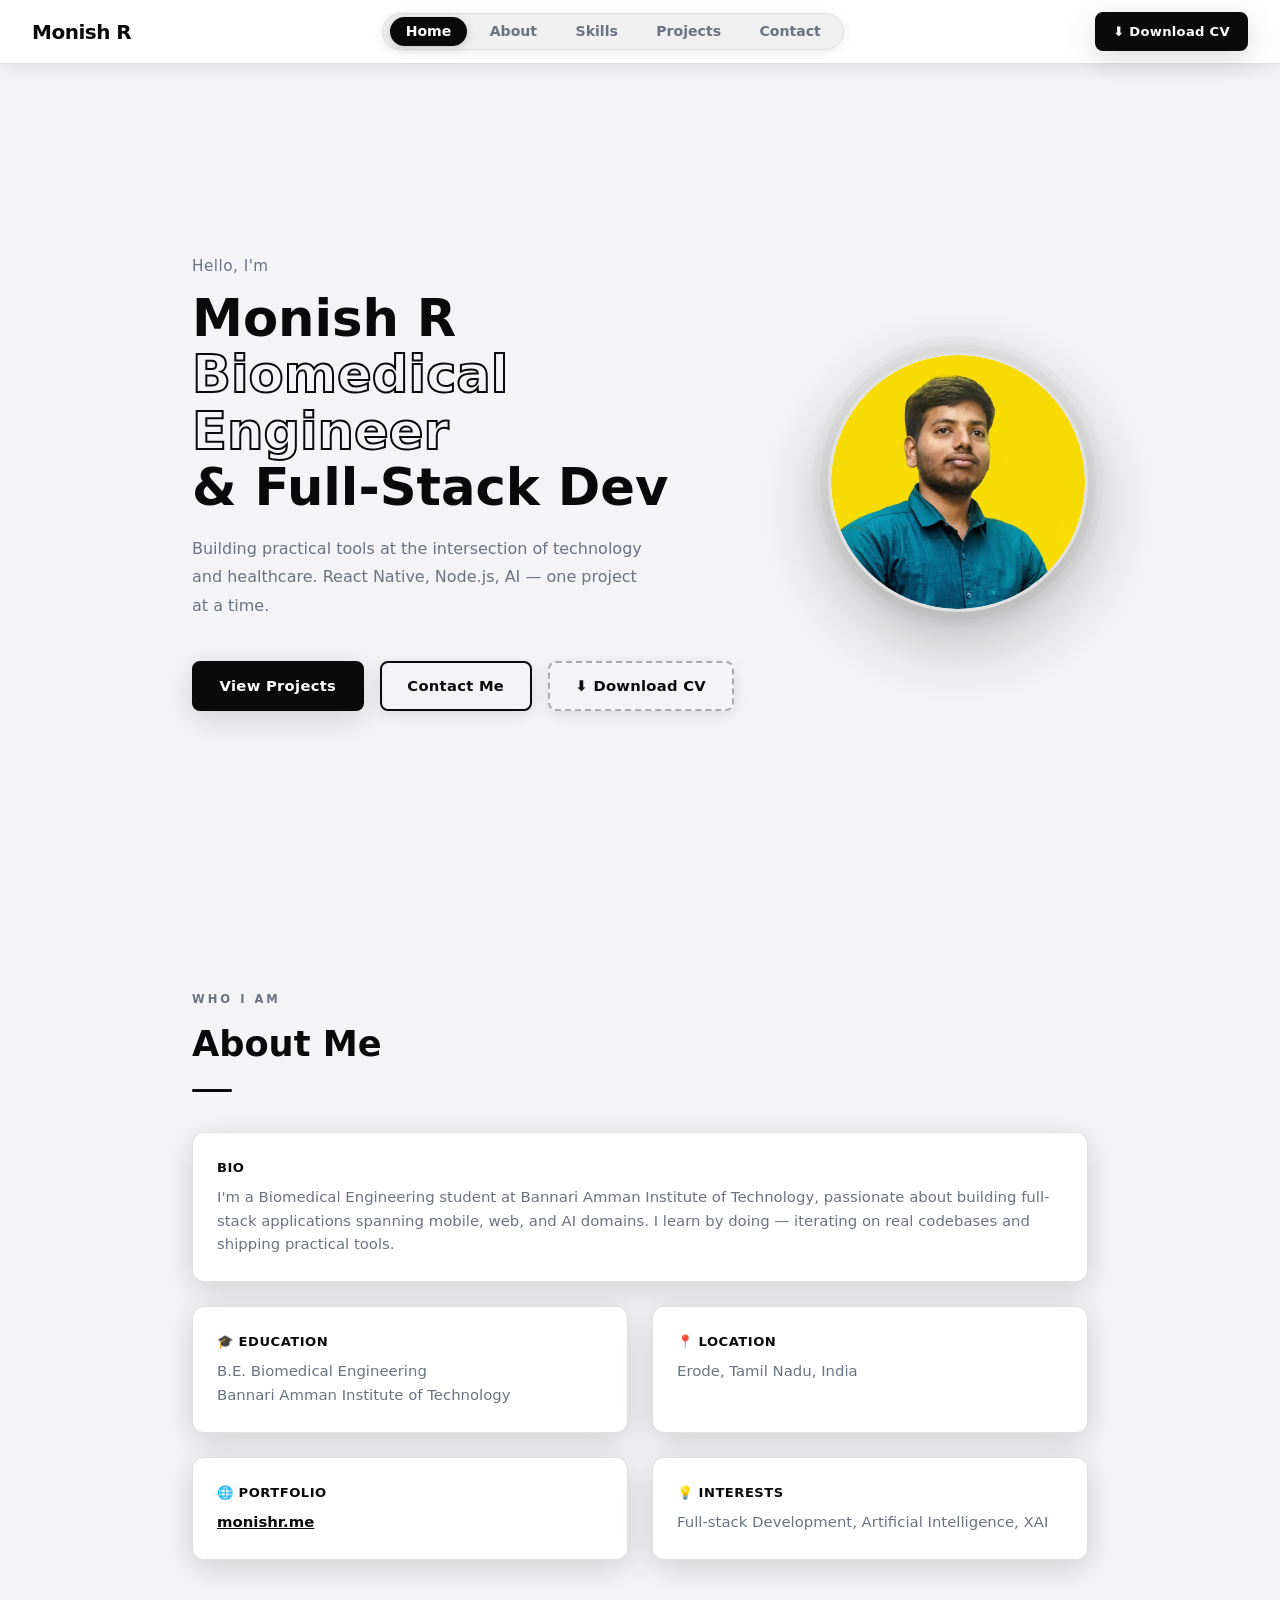
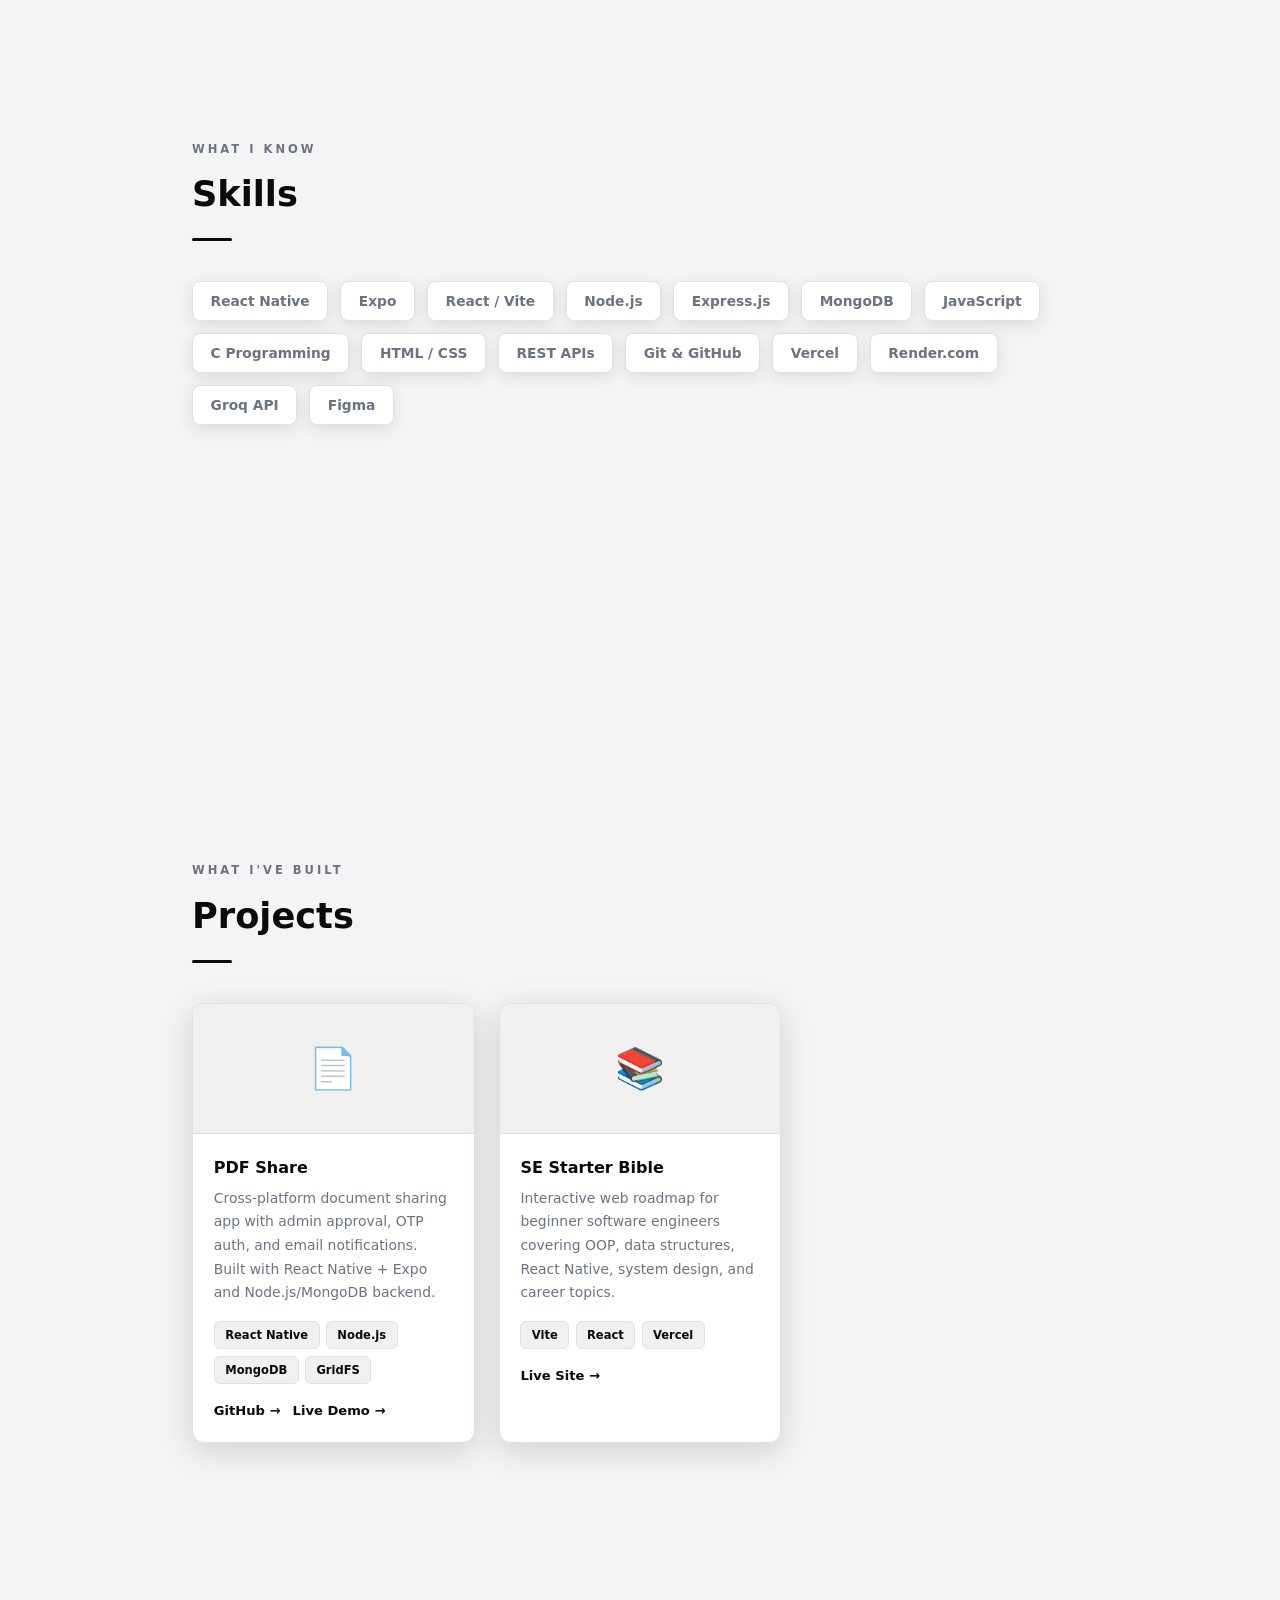
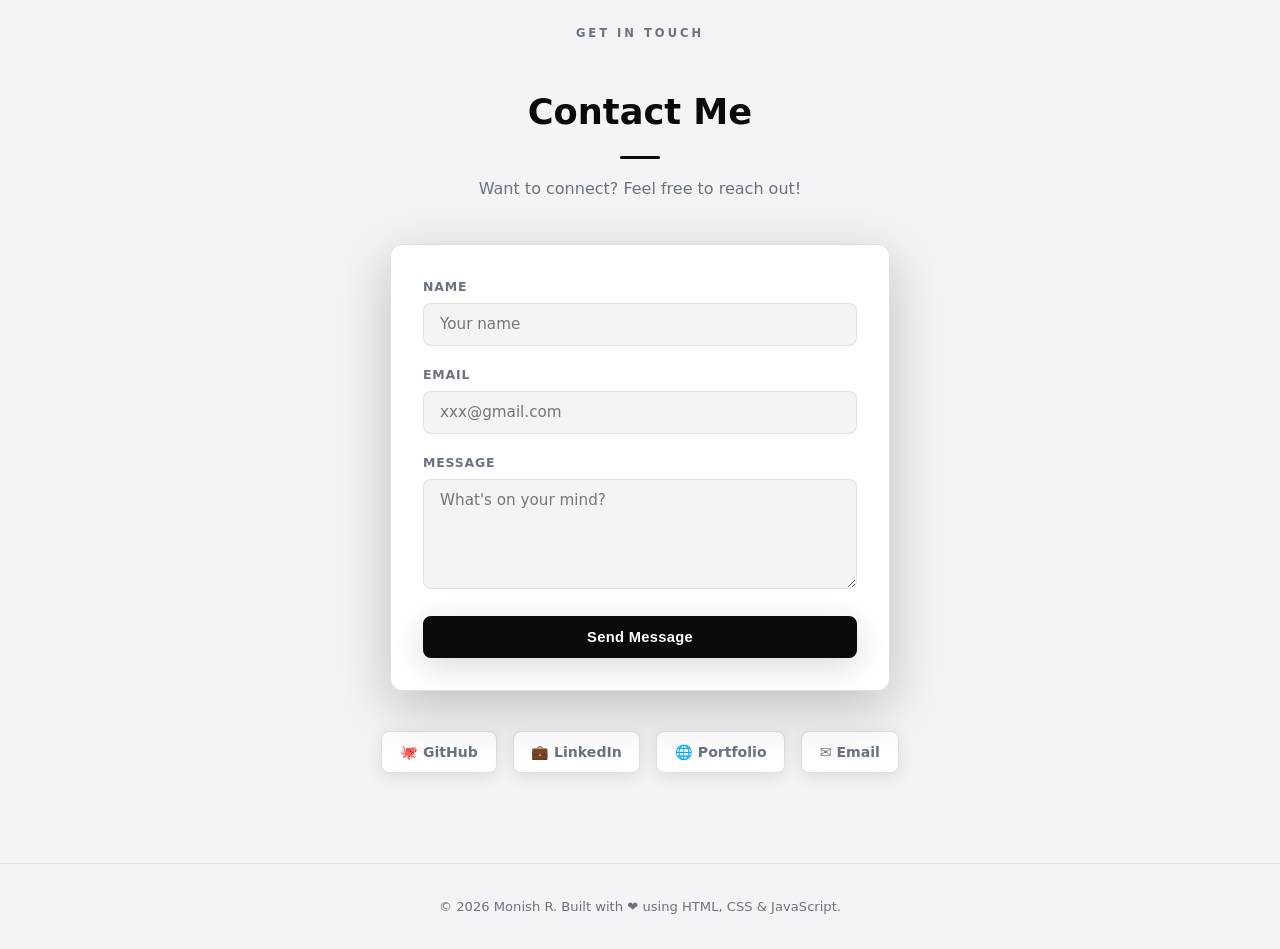
<file: index.html>
<!DOCTYPE html>
<html lang="en">
<head>
  <meta charset="UTF-8"/>
  <meta name="viewport" content="width=device-width, initial-scale=1.0"/>
  <title>Monish R | Portfolio</title>
  <meta name="description" content="Biomedical Engineer & Full-Stack Developer. Building practical tools at the intersection of technology and healthcare."/>
  <meta property="og:title" content="Monish R | Portfolio"/>
  <meta property="og:description" content="Biomedical Engineer & Full-Stack Developer — React Native, Node.js, AI."/>
  <meta property="og:url" content="https://monishr.me"/>
  <meta property="og:type" content="website"/>
  <meta property="og:image" content="https://monishr.me/Asserts/WhatsApp Image 2026-03-10 at 10.06.03 PM.jpeg"/>
  <link rel="stylesheet" href="style.css"/>
</head>
<body>

  <!-- NAV -->
  <nav>
    <div class="logo">Monish R</div>
    <ul class="nav-links">
      <li><a href="#hero">Home</a></li>
      <li><a href="#about">About</a></li>
      <li><a href="#skills">Skills</a></li>
      <li><a href="#projects">Projects</a></li>
      <li><a href="#contact">Contact</a></li>
    </ul>
    <div class="nav-right">
      <a href="Asserts/Resume - 01.pdf" download class="btn btn-primary nav-cv">⬇ Download CV</a>
      <div class="hamburger" id="hamburger">
        <span></span><span></span><span></span>
      </div>
    </div>
  </nav>

  <!-- MOBILE MENU -->
  <div class="mobile-menu" id="mobileMenu">
    <a href="#hero">Home</a>
    <a href="#about">About</a>
    <a href="#skills">Skills</a>
    <a href="#projects">Projects</a>
    <a href="#contact">Contact</a>
    <a href="Asserts/Resume - 01.pdf" download>⬇ Download CV</a>
  </div>

  <!-- HERO -->
  <section id="hero">
    <div class="hero-text fade-in">
      <p class="greeting">Hello, I'm</p>
      <h1>Monish R<br/><span>Biomedical Engineer</span><br/>&amp; Full-Stack Dev</h1>
      <p>Building practical tools at the intersection of technology and healthcare. React Native, Node.js, AI — one project at a time.</p>
      <div class="hero-btns">
        <a href="#projects" class="btn btn-primary">View Projects</a>
        <a href="#contact" class="btn btn-outline">Contact Me</a>
        <a href="Asserts/Resume - 01.pdf" download class="btn btn-cv">⬇ Download CV</a>
      </div>
    </div>
    <div class="hero-avatar fade-in">
      <img src="Asserts/WhatsApp Image 2026-03-10 at 10.06.03 PM.jpeg" alt="Monish R Image"/>
    </div>
  </section>

  <!-- ABOUT -->
  <section id="about">
    <p class="section-tag">Who I am</p>
    <h2>About Me</h2>
    <div class="divider"></div>
    <div class="about-grid">
      <div class="about-card about-bio fade-in">
        <h3>Bio</h3>
        <p>I'm a Biomedical Engineering student at Bannari Amman Institute of Technology, passionate about building full-stack applications spanning mobile, web, and AI domains. I learn by doing — iterating on real codebases and shipping practical tools.</p>
      </div>
      <div class="about-card fade-in">
        <h3>🎓 Education</h3>
        <p>B.E. Biomedical Engineering<br/>Bannari Amman Institute of Technology</p>
      </div>
      <div class="about-card fade-in">
        <h3>📍 Location</h3>
        <p>Erode, Tamil Nadu, India</p>
      </div>
      <div class="about-card fade-in">
        <h3>🌐 Portfolio</h3>
        <p><a href="https://monishr.me">monishr.me</a></p>
      </div>
      <div class="about-card fade-in">
        <h3>💡 Interests</h3>
        <p>Full-stack Development, Artificial Intelligence, XAI</p>
      </div>
    </div>
  </section>

  <!-- SKILLS -->
  <section id="skills">
    <p class="section-tag">What I know</p>
    <h2>Skills</h2>
    <div class="divider"></div>
    <div class="skills-grid">
      <span class="skill-tag fade-in">React Native</span>
      <span class="skill-tag fade-in">Expo</span>
      <span class="skill-tag fade-in">React / Vite</span>
      <span class="skill-tag fade-in">Node.js</span>
      <span class="skill-tag fade-in">Express.js</span>
      <span class="skill-tag fade-in">MongoDB</span>
      <span class="skill-tag fade-in">JavaScript</span>
      <span class="skill-tag fade-in">C Programming</span>
      <span class="skill-tag fade-in">HTML / CSS</span>
      <span class="skill-tag fade-in">REST APIs</span>
      <span class="skill-tag fade-in">Git & GitHub</span>
      <span class="skill-tag fade-in">Vercel</span>
      <span class="skill-tag fade-in">Render.com</span>
      <span class="skill-tag fade-in">Groq API</span>
      <span class="skill-tag fade-in">Figma</span>
    </div>
    <br>
    <br>
    <br>
    <br>
    <br>
    <br>
    <br>
    <br>
    <br>
    <br>
  </section>

  <!-- PROJECTS -->
  <section id="projects">
    <p class="section-tag">What I've built</p>
    <h2>Projects</h2>
    <div class="divider"></div>
    <div class="projects-grid">
      <div class="project-card fade-in">
        <div class="project-thumb">📄</div>
        <div class="project-body">
          <h3>PDF Share</h3>
          <p>Cross-platform document sharing app with admin approval, OTP auth, and email notifications. Built with React Native + Expo and Node.js/MongoDB backend.</p>
          <div class="project-tags">
            <span class="ptag">React Native</span>
            <span class="ptag">Node.js</span>
            <span class="ptag">MongoDB</span>
            <span class="ptag">GridFS</span>
          </div>
          <div class="project-links">
            <a href="https://github.com/monishradhakrishnan/pdf-share-backend" target="_blank">GitHub →</a>
            <a href="https://pdf-share.monishr.me" target="_blank">Live Demo →</a>
          </div>
        </div>
      </div>
      <div class="project-card fade-in">
        <div class="project-thumb">📚</div>
        <div class="project-body">
          <h3>SE Starter Bible</h3>
          <p>Interactive web roadmap for beginner software engineers covering OOP, data structures, React Native, system design, and career topics.</p>
          <div class="project-tags">
            <span class="ptag">Vite</span>
            <span class="ptag">React</span>
            <span class="ptag">Vercel</span>
          </div>
          <div class="project-links">
            <a href="https://sd-basics.vercel.app" target="_blank">Live Site →</a>
          </div>
        </div>
      </div>
    </div>
  </section>

  <!-- CONTACT -->
  <section id="contact">
    <p class="section-tag">Get in touch</p>
    <h2>Contact Me</h2>
    <div class="divider" style="margin: 0 auto 1rem;"></div>
    <p>Want to connect? Feel free to reach out!</p>
    <div class="contact-form fade-in">
      <div class="form-group">
        <label>Name</label>
        <input type="text" name="name" id="fname" placeholder="Your name" required/>
      </div>
      <div class="form-group">
        <label>Email</label>
        <input type="email" name="email" id="femail" placeholder="xxx@gmail.com" required/>
      </div>
      <div class="form-group">
        <label>Message</label>
        <textarea name="message" id="fmessage" placeholder="What's on your mind?" required></textarea>
      </div>
      <button class="btn btn-primary" style="width:100%;" id="sendBtn">Send Message</button>
      <p id="formStatus" style="margin-top:1rem;font-size:0.88rem;text-align:center;display:none;"></p>
    </div>
    <div class="social-links">
      <a href="https://github.com/monishradhakrishnan" target="_blank" class="social-link">🐙 GitHub</a>
      <a href="https://www.linkedin.com/in/monish-r-/" target="_blank" class="social-link">💼 LinkedIn</a>
      <a href="https://monishr.me" target="_blank" class="social-link">🌐 Portfolio</a>
      <a href="mailto:radhakrishnanmonish@gmail.com" class="social-link">✉️ Email</a>
    </div>
  </section>

  <footer>
    <p>© 2026 Monish R. Built with ❤️ using HTML, CSS & JavaScript.</p>
  </footer>

  <script src="script.js"></script>
</body>
</html>
</file>
<file: style.css>
*, *::before, *::after { box-sizing: border-box; margin: 0; padding: 0; }

:root {
  --bg: #f4f4f6;
  --white: #ffffff;
  --text: #0a0a0a;
  --muted: #6b7280;
  --accent: #0a0a0a;
  --accent-light: #f0f0f0;
  --border: #e0e0e0;
  --radius: 12px;
  --shadow-sm: 0 4px 16px rgba(0,0,0,0.10);
  --shadow-md: 0 8px 32px rgba(0,0,0,0.15);
  --shadow-lg: 0 16px 56px rgba(0,0,0,0.22);
  --shadow-xl: 0 24px 80px rgba(0,0,0,0.28);
}

html { scroll-behavior: smooth; }



body {
  font-family: 'Segoe UI', system-ui, sans-serif;
  background: var(--bg);
  color: var(--text);
  line-height: 1.6;
}

/* ── NAV ── */
nav {
  position: sticky; top: 0; z-index: 100;
  background: rgba(255,255,255,0.95);
  backdrop-filter: blur(16px);
  border-bottom: 1px solid var(--border);
  padding: 0 2rem; height: 64px;
  display: flex; align-items: center; justify-content: space-between;
  box-shadow: 0 2px 24px rgba(0,0,0,0.10);
}

.logo {
  font-weight: 800; font-size: 1.25rem;
  color: var(--text); letter-spacing: -0.5px;
}

.nav-links {
  display: flex; gap: 0.4rem; list-style: none;
  background: #f0f0f0;
  border-radius: 999px;
  padding: 0.3rem 0.4rem;
  border: 1px solid var(--border);
  box-shadow: 0 2px 12px rgba(0,0,0,0.08);
}

.nav-links a {
  text-decoration: none; color: var(--muted);
  font-size: 0.88rem; font-weight: 600;
  padding: 0.4rem 1rem;
  border-radius: 999px;
  transition: all 0.2s;
  white-space: nowrap;
}
.nav-links a:hover {
  color: var(--text);
  background: var(--white);
  box-shadow: 0 2px 8px rgba(0,0,0,0.10);
}
.nav-links a.active {
  color: var(--white);
  background: var(--text);
  box-shadow: 0 2px 10px rgba(0,0,0,0.18);
}

.nav-right {
  display: flex; align-items: center; gap: 1rem;
}

.nav-cv {
  font-size: 0.82rem !important;
  padding: 0.45rem 1rem !important;
  white-space: nowrap;
}

.btn-cv {
  background: transparent; color: var(--text);
  border: 2px dashed rgba(0,0,0,0.3);
  box-shadow: var(--shadow-sm);
}
.btn-cv:hover {
  border-style: solid;
  border-color: var(--text);
  background: var(--accent-light);
  transform: translateY(-2px);
  box-shadow: var(--shadow-md);
}
.hamburger {
  display: none;
  flex-direction: column;
  gap: 5px; cursor: pointer; padding: 4px;
}
.hamburger span {
  display: block; width: 24px; height: 2px;
  background: var(--text); border-radius: 2px;
  transition: all 0.3s;
}
.hamburger.open span:nth-child(1) { transform: translateY(7px) rotate(45deg); }
.hamburger.open span:nth-child(2) { opacity: 0; }
.hamburger.open span:nth-child(3) { transform: translateY(-7px) rotate(-45deg); }

/* ── MOBILE MENU ── */
.mobile-menu {
  display: none;
  position: fixed; top: 64px; left: 0; right: 0;
  background: var(--white);
  border-bottom: 1px solid var(--border);
  padding: 1.2rem 2rem;
  z-index: 99;
  flex-direction: column; gap: 0;
  box-shadow: var(--shadow-lg);
}
.mobile-menu.open { display: flex; animation: slideDown 0.2s ease; }
.mobile-menu a {
  text-decoration: none; color: var(--muted);
  font-size: 1rem; font-weight: 500;
  padding: 0.8rem 0;
  border-bottom: 1px solid var(--border);
  transition: color 0.2s, padding-left 0.2s;
}
.mobile-menu a:last-child { border-bottom: none; }
.mobile-menu a:hover { color: var(--text); padding-left: 8px; }

@keyframes slideDown {
  from { opacity: 0; transform: translateY(-8px); }
  to   { opacity: 1; transform: translateY(0); }
}

/* ── SECTIONS ── */
section { padding: 90px 2rem; max-width: 960px; margin: 0 auto; }

.section-tag {
  font-size: 0.72rem; font-weight: 700;
  letter-spacing: 3px; text-transform: uppercase;
  color: var(--muted); margin-bottom: 0.5rem;
}

h2 { font-size: 2.2rem; font-weight: 800; margin-bottom: 1rem; color: var(--text); }

.divider {
  width: 40px; height: 3px;
  background: var(--text); border-radius: 4px;
  margin-bottom: 2.5rem;
}

/* ── HERO ── */
#hero {
  min-height: calc(100vh - 64px);
  display: flex; align-items: center;
  max-width: 960px; margin: 0 auto;
  padding: 80px 2rem; gap: 3rem;
}

.hero-text .greeting { color: var(--muted); font-size: 0.95rem; margin-bottom: 0.6rem; letter-spacing: 0.5px; }

.hero-text h1 {
  font-size: clamp(2rem, 5vw, 3.2rem);
  font-weight: 900; line-height: 1.1; margin-bottom: 1.2rem; color: var(--text);
}
.hero-text h1 span {
  color: transparent;
  -webkit-text-stroke: 2px #0a0a0a;
}

.hero-text p {
  color: var(--muted); max-width: 460px;
  margin-bottom: 2.5rem; font-size: 1rem; line-height: 1.8;
}

.hero-btns { display: flex; gap: 1rem; flex-wrap: wrap; }

.btn {
  padding: 0.7rem 1.6rem; border-radius: 8px;
  font-size: 0.92rem; font-weight: 700;
  cursor: pointer; text-decoration: none;
  transition: all 0.25s; display: inline-block;
  letter-spacing: 0.3px;
}
.btn-primary {
  background: var(--text); color: #fff;
  border: 2px solid var(--text);
  box-shadow: var(--shadow-md);
}
.btn-primary:hover {
  background: #222; border-color: #222;
  transform: translateY(-2px);
  box-shadow: var(--shadow-lg);
}
.btn-outline {
  background: transparent; color: var(--text);
  border: 2px solid var(--text);
  box-shadow: var(--shadow-sm);
}
.btn-outline:hover {
  background: var(--accent-light);
  transform: translateY(-2px);
  box-shadow: var(--shadow-md);
}

.hero-avatar {
  width: 260px; height: 260px; border-radius: 50%;
  background: var(--white);
  border: 3px solid var(--border);
  flex-shrink: 0;
  overflow: hidden;
  box-shadow: var(--shadow-xl), 0 0 0 8px rgba(0,0,0,0.03), 0 0 0 16px rgba(0,0,0,0.02);
}

.hero-avatar img {
  width: 100%; height: 100%;
  object-fit: cover;
  object-position: center top;
  display: block;
}

/* ── ABOUT ── */
.about-grid { display: grid; grid-template-columns: 1fr 1fr; gap: 1.5rem; }

.about-card {
  background: var(--white); border-radius: var(--radius);
  padding: 1.5rem; border: 1px solid var(--border);
  box-shadow: var(--shadow-md);
  transition: transform 0.2s, box-shadow 0.2s;
}
.about-card:hover {
  transform: translateY(-4px);
  box-shadow: var(--shadow-lg);
}
.about-card h3 { font-size: 0.82rem; font-weight: 700; margin-bottom: 0.5rem; color: var(--text); letter-spacing: 0.5px; text-transform: uppercase; }
.about-card p  { color: var(--muted); font-size: 0.93rem; }
.about-card a  { color: var(--text); font-weight: 600; }
.about-bio { grid-column: 1 / -1; }

/* ── SKILLS ── */
.skills-grid { display: flex; flex-wrap: wrap; gap: 0.75rem; }

.skill-tag {
  background: var(--white); border: 1px solid var(--border);
  border-radius: 8px; padding: 0.5rem 1.1rem;
  font-size: 0.86rem; font-weight: 600; color: var(--muted);
  transition: all 0.2s; box-shadow: var(--shadow-sm); cursor: default;
}
.skill-tag:hover {
  background: var(--text); color: var(--white);
  border-color: var(--text);
  transform: translateY(-3px);
  box-shadow: var(--shadow-md);
}

/* ── PROJECTS ── */
.projects-grid {
  display: grid;
  grid-template-columns: repeat(auto-fill, minmax(280px, 1fr));
  gap: 1.5rem;
}

.project-card {
  background: var(--white); border-radius: var(--radius);
  border: 1px solid var(--border); overflow: hidden;
  box-shadow: var(--shadow-md);
  transition: transform 0.25s, box-shadow 0.25s;
}
.project-card:hover {
  transform: translateY(-6px);
  box-shadow: var(--shadow-xl);
}

.project-thumb {
  height: 130px; background: var(--accent-light);
  display: flex; align-items: center; justify-content: center;
  font-size: 2.5rem; border-bottom: 1px solid var(--border);
}

.project-body { padding: 1.3rem; }
.project-body h3 { font-size: 1rem; font-weight: 700; margin-bottom: 0.4rem; color: var(--text); }
.project-body p  { color: var(--muted); font-size: 0.87rem; margin-bottom: 1rem; line-height: 1.7; }

.project-tags { display: flex; flex-wrap: wrap; gap: 0.4rem; margin-bottom: 1rem; }

.ptag {
  background: var(--accent-light); color: var(--text);
  font-size: 0.72rem; font-weight: 700;
  padding: 0.25rem 0.65rem; border-radius: 6px;
  border: 1px solid var(--border);
}

.project-links { display: flex; gap: 0.75rem; }
.project-links a {
  font-size: 0.82rem; font-weight: 700;
  color: var(--text); text-decoration: none;
  transition: opacity 0.2s;
}
.project-links a:hover { opacity: 0.5; }

/* ── CONTACT ── */
#contact { text-align: center; }
#contact > p { color: var(--muted); max-width: 460px; margin: 0 auto 2.5rem; line-height: 1.8; }

.contact-form {
  background: var(--white); border-radius: var(--radius);
  border: 1px solid var(--border); padding: 2rem;
  max-width: 500px; margin: 0 auto 2.5rem;
  box-shadow: var(--shadow-lg); text-align: left;
}

.form-group { margin-bottom: 1.2rem; }
.form-group label { display: block; font-size: 0.78rem; font-weight: 700; margin-bottom: 0.4rem; color: var(--muted); letter-spacing: 0.8px; text-transform: uppercase; }

.form-group input,
.form-group textarea {
  width: 100%; padding: 0.7rem 1rem;
  border: 1px solid var(--border); border-radius: 8px;
  font-size: 0.95rem; outline: none;
  transition: border 0.2s, box-shadow 0.2s;
  background: var(--bg); color: var(--text); font-family: inherit;
}
.form-group input:focus,
.form-group textarea:focus {
  border-color: var(--text);
  box-shadow: 0 0 0 3px rgba(0,0,0,0.06);
}
.form-group textarea { resize: vertical; min-height: 110px; }

.social-links { display: flex; justify-content: center; gap: 1rem; flex-wrap: wrap; }

.social-link {
  display: flex; align-items: center; gap: 0.5rem;
  text-decoration: none; color: var(--muted);
  font-size: 0.88rem; font-weight: 600;
  padding: 0.55rem 1.1rem; border-radius: 8px;
  border: 1px solid var(--border); background: var(--white);
  transition: all 0.2s; box-shadow: var(--shadow-sm);
}
.social-link:hover {
  color: var(--white); background: var(--text);
  border-color: var(--text);
  transform: translateY(-2px);
  box-shadow: var(--shadow-md);
}

/* ── FOOTER ── */
footer {
  text-align: center; padding: 2rem;
  color: var(--muted); font-size: 0.82rem;
  border-top: 1px solid var(--border);
}

/* ── FADE IN ── */
.fade-in {
  opacity: 0; transform: translateY(24px);
  transition: opacity 0.6s ease, transform 0.6s ease;
}
.fade-in.visible { opacity: 1; transform: translateY(0); }

/* ── MEDIA QUERIES ── */
@media (max-width: 1024px) {
  #hero { gap: 2rem; }
  .hero-avatar { width: 190px; height: 190px; font-size: 4rem; }
}

@media (max-width: 768px) {
  .nav-links { display: none !important; }
  .hamburger { display: flex !important; }

  #hero {
    flex-direction: column-reverse;
    text-align: center; min-height: auto; padding-top: 60px;
  }
  .hero-text p  { margin: 0 auto 2rem; }
  .hero-btns    { justify-content: center; }
  .hero-avatar  { width: 160px; height: 160px; font-size: 3.5rem; }

  .about-grid    { grid-template-columns: 1fr; }
  .about-bio     { grid-column: auto; }
  .projects-grid { grid-template-columns: 1fr; }
  .social-links  { flex-direction: column; align-items: center; }
}

@media (max-width: 480px) {
  nav     { padding: 0 1rem; }
  section { padding: 60px 1rem; }

  h2            { font-size: 1.7rem; }
  .hero-text h1 { font-size: 1.9rem; }
  .hero-avatar  { width: 130px; height: 130px; font-size: 3rem; }

  .btn          { padding: 0.55rem 1.1rem; font-size: 0.88rem; }
  .contact-form { padding: 1.2rem; }
  .social-link  { width: 100%; justify-content: center; }
}
</file>
